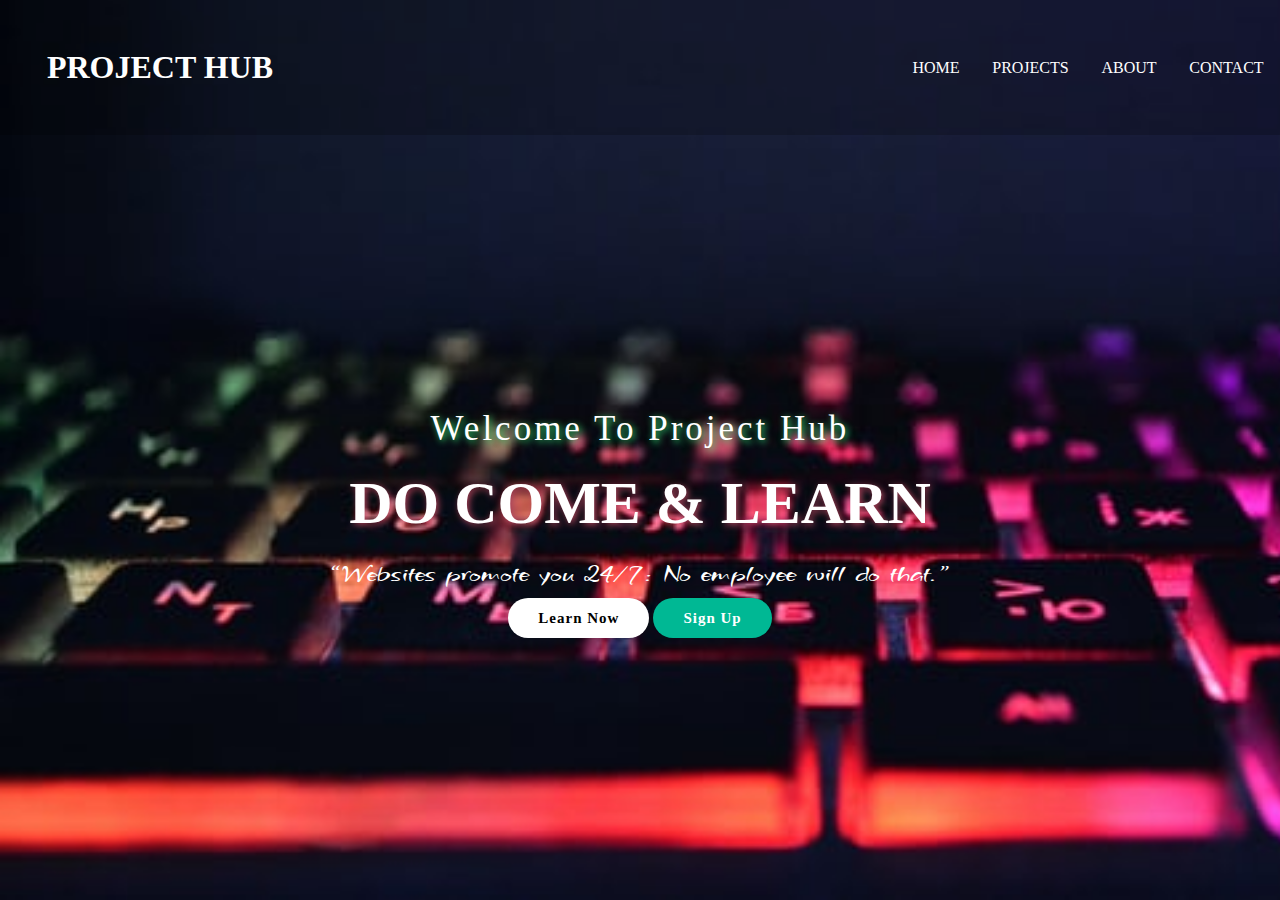
<file: index.html>
<!DOCTYPE html>
<html lang="en">

<head>
    <meta charset="UTF-8">
    <meta http-equiv="X-UA-Compatible" content="IE=edge">
    <meta name="viewport" content="width=device-width, initial-scale=1.0">
    <title>Project Hub</title>
    <link rel="stylesheet" href="./style.css">
    <link rel="stylesheet" href="https://cdnjs.cloudflare.com/ajax/libs/animate.css/3.7.2/animate.min.css">
    <link href="https://fonts.googleapis.com/css2?family=Grechen+Fuemen&display=swap" rel="stylesheet">
    <link href="https://fonts.googleapis.com/css2?family=Poppins:ital,wght@0,300;0,500;0,600;1,200&display=swap" rel="stylesheet">
    
</head>

<body>
    <div class="container">
        <header>
            <nav>
                <div class="logo">
                    <h1 class="animated infinite heartBeat">PROJECT HUB</h1>
                </div>
                <div class="menu">
                    <a href="./index.html">HOME</a>
                    <a href="./projects.html">PROJECTS</a>
                    <a href="">ABOUT</a>
                    <a href="">CONTACT</a>
                </div>
            </nav>
        </header>
        <main>
            <section>
                <h3>Welcome To Project Hub</h3>
                <h1>DO COME & LEARN <span class="change_content"> </span></h1>
                <p class="home_p">“Websites promote you 24/7: No employee will do that.”</p>
                <a href="./projects.html" class="btn1" >Learn Now</a>
                <a href="./login.html" target="_blank" class="btn2">Sign Up</a>
            </section>
        </main>
    </div>
</body>

</html>
</file>
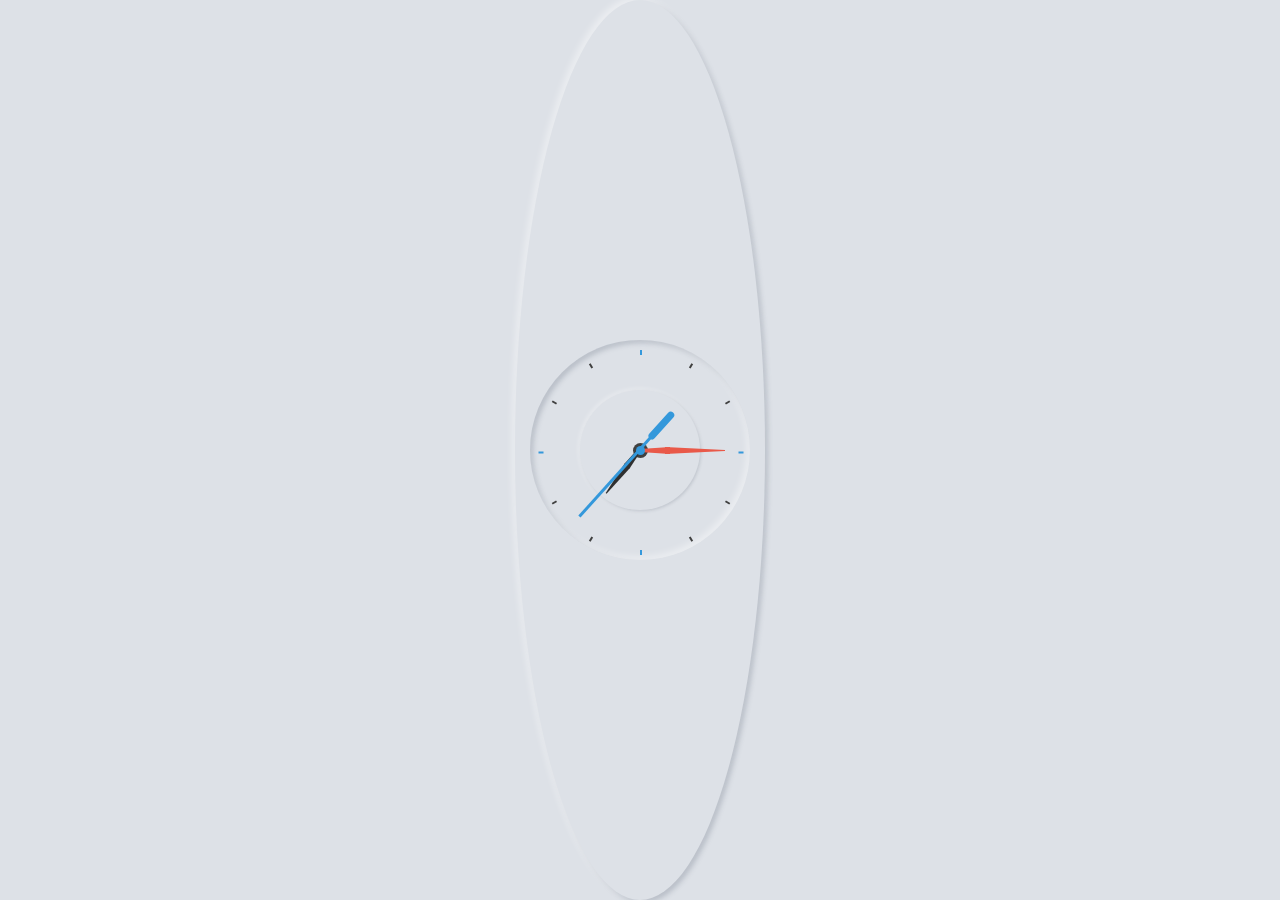
<file: clock.html>
<!DOCTYPE html>
<html lang="en">

<head>
    <meta charset="UTF-8">
    <meta http-equiv="X-UA-Compatible" content="IE=edge">
    <meta name="viewport" content="width=device-width, initial-scale=1.0">
    <title>Clock</title>
    <link rel="stylesheet" href="./style.css">
    <link rel="stylesheet" href="https://cdnjs.cloudflare.com/ajax/libs/animate.css/3.7.2/animate.min.css">
    <link href="https://fonts.googleapis.com/css2?family=Grechen+Fuemen&display=swap" rel="stylesheet">
    <link href="https://fonts.googleapis.com/css2?family=Poppins:ital,wght@0,300;0,500;0,600;1,200&display=swap"
        rel="stylesheet">

</head>

<body class="clock_body">
    <div class="clock">
        <div class="center-nut"></div>
        <div class="center-nut2"></div>
        <div class="indicators">
           <div></div>
           <div></div>
           <div></div>
           <div></div>
           <div></div>
           <div></div>
           <div></div>
           <div></div>
           <div></div>
           <div></div>
           <div></div>
           <div></div>
        </div>
        <div class="sec-hand">
           <div class="sec"></div>
        </div>
        <div class="min-hand">
           <div class="min"></div>
        </div>
        <div class="hr-hand">
           <div class="hr"></div>
        </div>
     </div>
     <script src="./clock.js"></script>
</body>

</html>
</file>
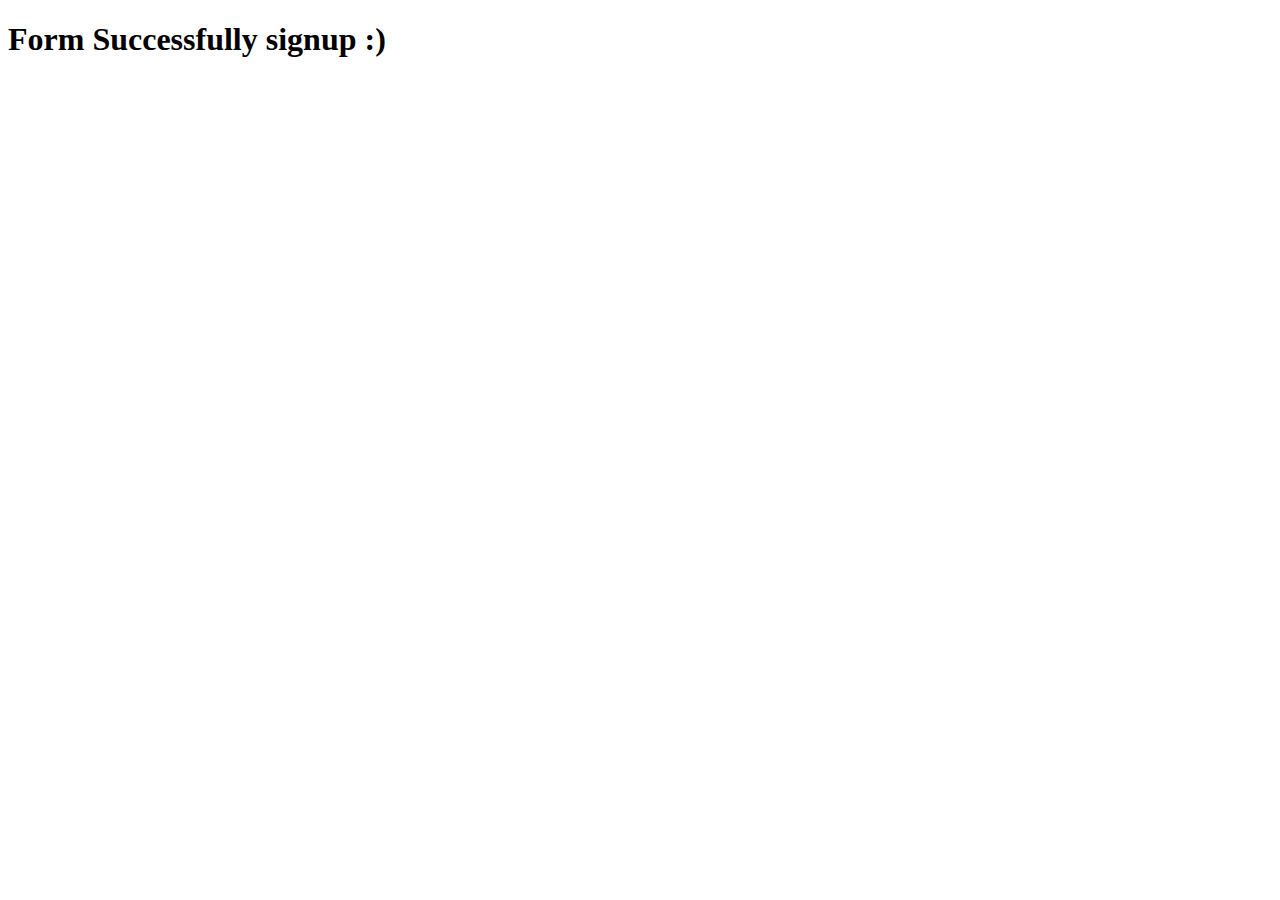
<file: home.html>
<!DOCTYPE html>
<html lang="en">
<head>
    <meta charset="UTF-8">
    <meta http-equiv="X-UA-Compatible" content="IE=edge">
    <meta name="viewport" content="width=device-width, initial-scale=1.0">
    <title>Successfully signup</title>
</head>
<body>
    <h1>Form Successfully signup :)</h1>
</body>
</html>
</file>
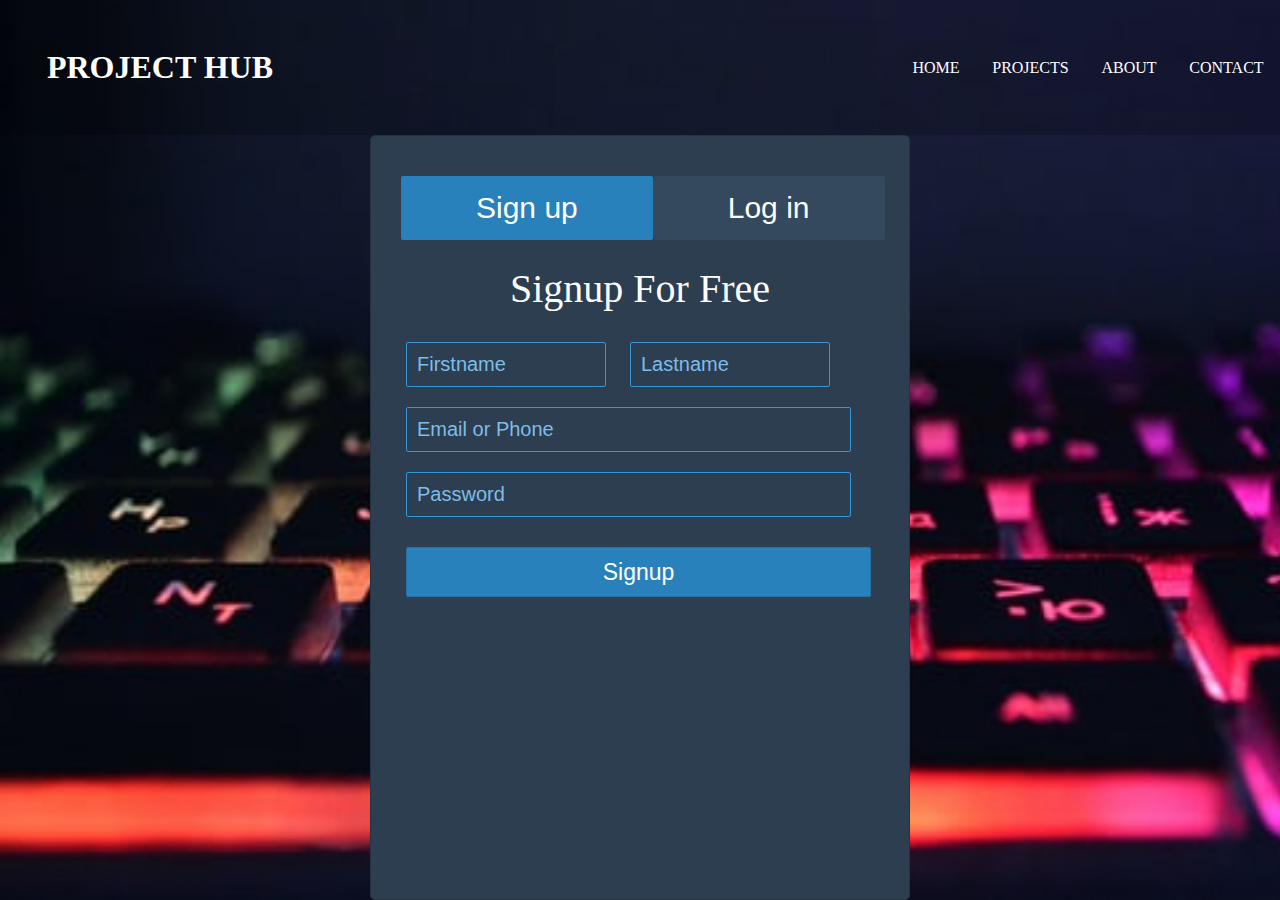
<file: login.html>
<!DOCTYPE html>
<html lang="en">
<head>
    <meta charset="UTF-8">
    <meta http-equiv="X-UA-Compatible" content="IE=edge">
    <meta name="viewport" content="width=device-width, initial-scale=1.0">
    <title>Login & Signup Form</title>
    <link rel="stylesheet" href="./style.css">
    <link rel="stylesheet" href="https://cdnjs.cloudflare.com/ajax/libs/animate.css/3.7.2/animate.min.css">
    <link href="https://fonts.googleapis.com/css2?family=Grechen+Fuemen&display=swap" rel="stylesheet">
    <link href="https://fonts.googleapis.com/css2?family=Poppins:ital,wght@0,300;0,500;0,600;1,200&display=swap" rel="stylesheet">
    
</head>
<body>
    <div class="container">
        <header>
            <nav>
                <div class="logo">
                    <h1 class="animated infinite heartBeat">PROJECT HUB</h1>
                </div>
                <div class="menu">
                    <a href="./index.html">HOME</a>
                    <a href="./projects.html">PROJECTS</a>
                    <a href="">ABOUT</a>
                    <a href="">CONTACT</a>
                </div>
            </nav>
        </header>
        <div class="center">
            <div class="btns">
                <a class="a1" href="#">Sign up</a>
                <a class="a2" href="#">Log in</a>
            </div>
            <div class="signup-form">
                <div class="header">Signup For Free</div>
                <div class="signup_error"></div>
                <form action="./home.html" name="signupForm" method="post" onsubmit="return signupValid()">
                    <input type="text" name="firstname" placeholder="Firstname" autocomplete="off">
                    <input class="lstname" name="lastname" type="text" placeholder="Lastname" autocomplete="off">
                    <input class="email" name="email" type="text" placeholder="Email or Phone" autocomplete="off">
                    <input class="email" name="password" type="password" placeholder="Password" autocomplete="off">
                    <input  type="submit" value="Signup"> 
                    <!-- class="sign-sub" -->
                </form>
            </div>
            <div class="login-form">
                <div class="header header1">Login For Free</div>
                <form >
                    <input class="email" type="text" placeholder="Email or Phone">
                    <input class="email" type="password" placeholder="Password">
                    <input  type="submit" value="Login">
                    <!-- class="log-sub" -->
                </form>
            </div>
        </div>
    </div>
    <script src="./login.js"></script>
    <script src="./valid.js"></script>
</body>
</html>
</file>
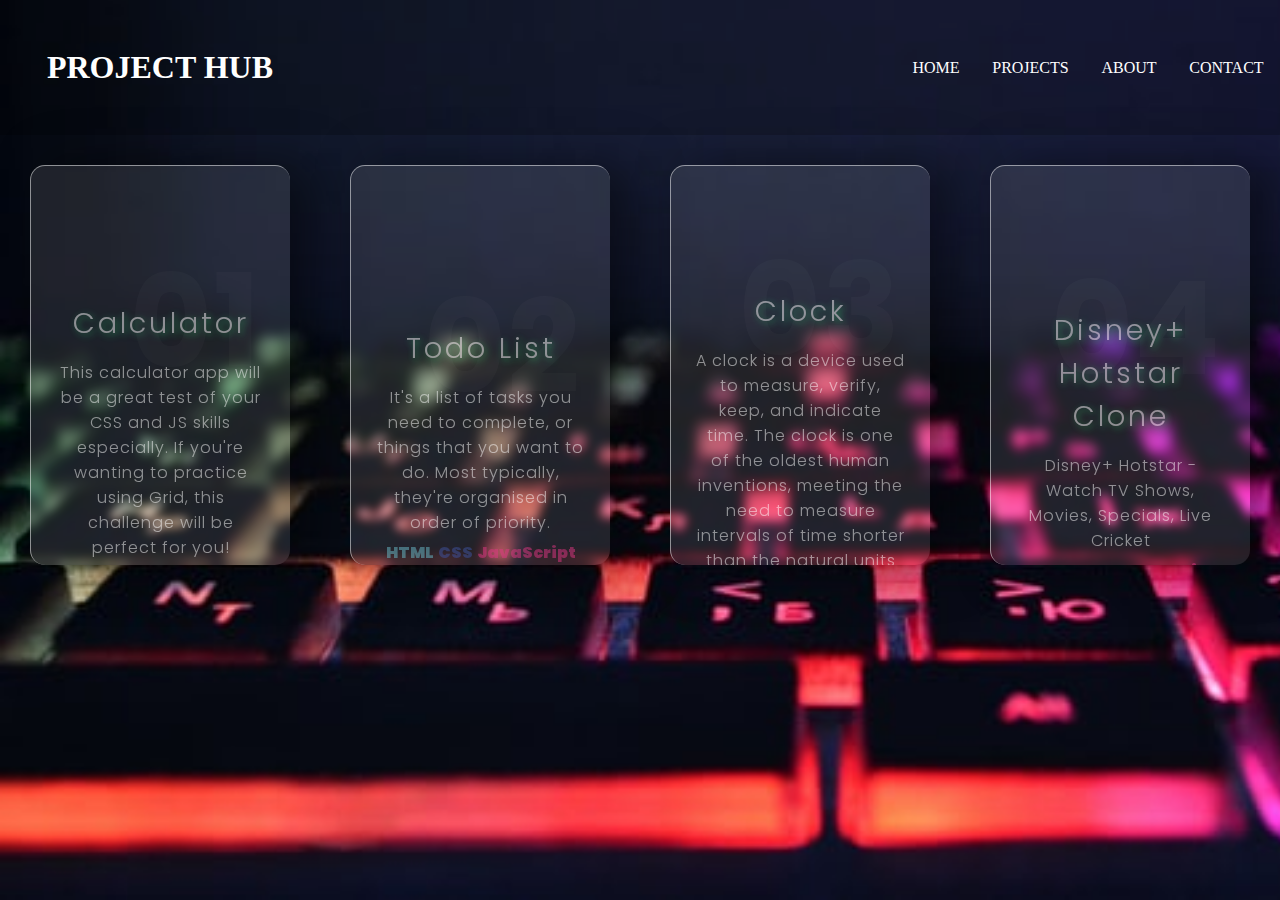
<file: projects.html>
<!DOCTYPE html>
<html lang="en">

<head>
    <meta charset="UTF-8">
    <meta http-equiv="X-UA-Compatible" content="IE=edge">
    <meta name="viewport" content="width=device-width, initial-scale=1.0">
    <title>Projects</title>
    <link rel="stylesheet" href="./style.css">
    <link rel="stylesheet" href="https://cdnjs.cloudflare.com/ajax/libs/animate.css/3.7.2/animate.min.css">
    <link href="https://fonts.googleapis.com/css2?family=Grechen+Fuemen&display=swap" rel="stylesheet">
    <link href="https://fonts.googleapis.com/css2?family=Poppins:ital,wght@0,300;0,500;0,600;1,200&display=swap" rel="stylesheet">
</head>

<body>
    <div class="container">
        <header>
            <nav>
                <div class="logo">
                    <h1 class="animated infinite heartBeat">PROJECT HUB</h1>
                </div>
                <div class="menu">
                    <a href="./index.html">HOME</a>
                    <a href="./projects.html">PROJECTS</a>
                    <a href="">ABOUT</a>
                    <a href="">CONTACT</a>
                </div>
            </nav>
        </header>
        <section class="project_section">
            <div class="card">
                <div class="content">
                    <h2>01</h2>
                    <h3>Calculator</h3>
                    <p>This calculator app will be a great test of your CSS and JS skills especially. If you're wanting to practice using Grid, this challenge will be perfect for you!</p>
                    <span class="a1">HTML</span>
                    <span class="a2">CSS</span>
                    <span class="a3">JavaScript</span>
                    <a href="./calculator.html" target="_blank">Explore Now</a>
                </div>
            </div>
            <div class="card">
                <div class="content">
                    <h2>02</h2>
                    <h3>Todo List</h3>
                    <p>It's a list of tasks you need to complete, or things that you want to do. Most typically, they're organised in order of priority.</p>
                    <span class="a1">HTML</span>
                    <span class="a2">CSS</span>
                    <span class="a3">JavaScript</span>
                    <a href="./todo.html" target="_blank">Explore Now</a>
                </div>
            </div>
            <div class="card">
                <div class="content">
                    <h2>03</h2>
                    <h3>Clock</h3>
                    <p>A clock is a device used to measure, verify, keep, and indicate time. The clock is one of the oldest human inventions, meeting the need to measure intervals of time shorter than the natural units</p>
                    <span class="a1">HTML</span>
                    <span class="a2">CSS</span>
                    <span class="a3">JavaScript</span>
                    <a href="./clock.html" target="_blank">Explore Now</a>
                </div>
            </div>
            <div class="card">
                <div class="content">
                    <h2>04</h2>
                    <h3>Disney+ Hotstar Clone</h3>
                    <p>Disney+ Hotstar - Watch TV Shows, Movies, Specials, Live Cricket</p>
                    <span class="a1">HTML</span>
                    <span class="a2">CSS</span>
                    <span class="a3">JavaScript</span>
                    <a href="./hotstar.html" target="_blank">Explore Now</a>
                </div>
            </div>
        </section>
    </div>
    <script type="text/javascript" src="vanilla-tilt.js"></script>
    <script src="./projects.js"></script>
</body>

</html>
</file>
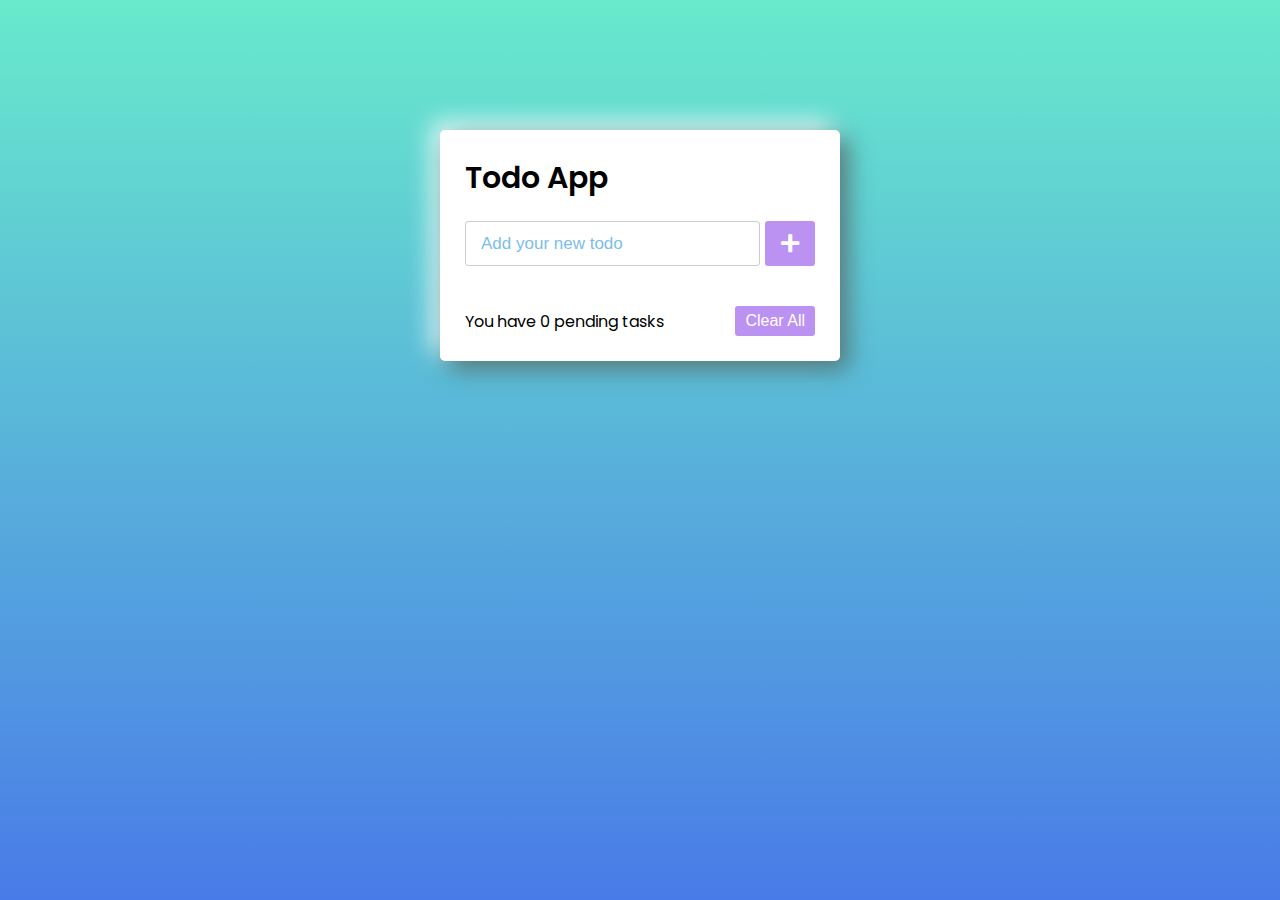
<file: todo.html>
<!DOCTYPE html>
<html lang="en">
<head>
    <meta charset="UTF-8">
    <meta http-equiv="X-UA-Compatible" content="IE=edge">
    <meta name="viewport" content="width=device-width, initial-scale=1.0">
    <title>Todo App</title>
    <link rel="stylesheet" href="./style.css">
    <link rel="stylesheet" href="https://cdnjs.cloudflare.com/ajax/libs/animate.css/3.7.2/animate.min.css">
    <link href="https://fonts.googleapis.com/css2?family=Grechen+Fuemen&display=swap" rel="stylesheet">
    <link href="https://fonts.googleapis.com/css2?family=Poppins:ital,wght@0,300;0,500;0,600;1,200&display=swap" rel="stylesheet">
    <link rel="stylesheet" href="https://cdnjs.cloudflare.com/ajax/libs/font-awesome/5.15.3/css/all.min.css"/>
</head>
<body class="todo_body">
    <div class="wrapper">
        <header>Todo App</header>
        <div class="inputField">
          <input type="text" placeholder="Add your new todo">
          <button><i class="fas fa-plus"></i></button>
        </div>
        <ul class="todoList">
          <!-- data are comes from local storage -->
        </ul>
        <div class="footer">
          <span>You have <span class="pendingTasks"></span> pending tasks</span>
          <button>Clear All</button>
        </div>
      </div>
      <script src="./todo.js"></script>
</body>
</html>
</file>
<file: style.css>
*{
    margin: 0;
    padding: 0;
    box-sizing: border-box;
}
.container{
    width: 100%;
    height: 100vh;
    background-image:  url('./images/img1.jpg');
    background-repeat: no-repeat;
    background-size: cover;
    color: white;
    
}
nav{
    width: 100%;
    height: 15vh;
    display: flex;
    justify-content: space-between;
    align-items: center; 
    background: rgba(0, 0, 0, 0.2);
}
nav .logo{
    width: 25%;
    text-align: center;
}
nav .menu{
    width: 30%;
    display: flex;
    justify-content: space-around;
    
}
nav .menu a{
    text-decoration: none;
    color: white;
}
main{
    width: 100%;
    height: 85vh;
    display: flex;
    justify-content: center;
    align-items: center;
    text-align: center;
}
section h3{
    font-size: 35px;
    font-weight: 300;
    letter-spacing: 3px;
    text-shadow: 2px 2px 7px rgb(51, 231, 120) ;
    /* background-color: blanchedalmond; */
}
section h1{
font-size: 60px;
font-weight: 700;
text-shadow: 2px 2px 7px rgb(173, 67, 90) ;
margin: 20px 0 20px 0;
}
section .home_p{
    font-size: 25px;
    font-weight: 400;
    word-spacing: 2px;
    margin-bottom: 20px;
    font-family: 'Grechen Fuemen', cursive;
}
section a{
    padding: 12px 30px;
    border-radius: 25px;
    outline: none;
    text-decoration: none;
    font-size: 15px;
    font-weight: 700;
    letter-spacing: 1px;
    transition: all 0.5s ease;
}
section .btn1{
    background-color: #fff;
    color: #000;
} 
section .btn2{
    background-color: #00b894;
    color: #fff;
}
section .btn1:hover{
    background-color: #00b894;
    color: #fff;
}
section .btn2:hover{
    background-color: #fff;
    color: #000;
}
.change_content::after{
    content: '';
    animation: changetext 3s infinite linear; 
    color:#00b894 ;
}
@keyframes changetext {
    0%{content: "HTML";}
    50%{content: "CSS";}
    100%{content: "JavaScript";}
}

/* --------     Login & Signup      ------- */
.center{
	margin: 0px auto;
	width: 540px;
    height: 85vh;
	border: 1px solid #243342;
	border-radius: 5px;
	position: relative;
	background: #2c3e50;
}
.center .btns{
	display: flex;
	padding: 40px 0px 20px 30px;
}
.btns a{
	text-decoration: none;
	padding: 15px 75px;
	font-size: 30px;
	color: white;
	font-family: arial;
	background: #2981bc;
	border-radius: 2px;
}
a.a2{
	background: #34495e;
}
.center .header{
	text-align: center;
	font-size: 40px;
	color: white;
	padding: 5px 0 30px 0;
}
form input{
	height: 45px;
	width: 200px;
	font-size: 20px;
	background: none;
	border: 1px solid #3498db;
	border-radius: 2px;
	padding: 0 10px;
	margin-left: 35px;
	outline: none;
	color: white;
}
::placeholder{
	color: #7dbde8;
}
form input.lstname{
	margin-left: 20px;
}
form input.email{
	width: 445px;
	margin-top: 20px;
}
form input[type="submit"]{
	margin: 30px 0 40px 35px;
	width: 465px;
	height: 50px;
	font-size: 23px;
	cursor: pointer;
	color: white;
	background: #2981bc;
	border: 1px solid #2573a7;
}
form input[type="submit"]:hover{
	background: #2990d1;
	transition: .5s;
}
.center .header1{
	padding-bottom: 10px;	
}
.center .login-form{
	display: none;
}
.center .signup_error{
	user-select: none;
	font-size: 20px;
	text-align: center;
	padding: 8px 0;
	margin: -20px 35px 20px 35px;
	color: #ff9999;
	background: rgba(255,0,0,.3);
	border-radius: 3px;
	border: 1px solid #b30000;
	display: none;
}

/*--------            Projects       --------*/
.project_section{
    font-family: 'Poppins', sans-serif;
    display: flex;
    justify-content: center;
    align-items: center;
    text-align: center;
}
.project_section .card{
    position: relative;
    width: 280px;
    height: 400px;
    margin: 30px;
    box-shadow: 20px 2px 50px rgba(0, 0, 0, 0.5);
    border-radius: 15px;
    background: rgba(255, 255, 255, 0.1);
    overflow: hidden;
    display: flex;
    justify-content: center;
    align-items: center;
    text-align: center;
    border-top: 1px solid rgba(255, 255, 255, 0.5);
    border-left: 1px solid rgba(255, 255, 255, 0.5);
    backdrop-filter: blur(5px);
}
.project_section .card .content{
    padding: 20px;
    text-align: center;
    transition: 0.5s;
    transform: translateY(100px);
    opacity: 0.5;
}
.project_section .card:hover .content{
    transform: translateY(0px);
    opacity: 1;
}
.project_section .card .content h2{
    position: absolute;
    top: -40px;
    right: 30px;
    font-size: 8em;
    color: rgba(255, 255, 255, 0.05);
    pointer-events: none;
}
.project_section .card .content h3{
    font-size: 1.8em;
    margin: 15px auto;
}
.project_section .card .content p{
    font-size: 1em;
    color: #fff;
    font-weight: 300;
    margin: 5px;
    letter-spacing: 1px;
}
.project_section .card .content .a1{
    color: rgb(106, 190, 205);
    font-weight: 900;
}
.project_section .card .content .a2{
    color: rgb(62, 84, 163);
    font-weight: 900;
}
.project_section .card .content .a3{
    color: rgb(225, 55, 132);
    font-weight: 900;
}
.project_section .card .content a{
    position: relative;
    display: inline-block;
    padding: 8px 20px;
    margin-top: 15px;
    background-color: #fff;
    color: #000;
    border-radius: 20px;
    text-decoration: none;
    font-weight: 500;
}


/* --------           Calculator          --------- */

html[data-theme="light"]{
    --bg:#f5f6f7;
    --color-text:#9c9c9c;
    --color-orange:#ff6a00;
    --color-shadow:-4px -2px 4px 0px #ffffff,
                    4px  2px 6px 0px  #DFE4EA;
    --color-inset-shadow: inset -2px -2px 6px rgba(255,255,255,.8),
                          inset  2px  2px 6px rgba(0,0,0,.1);
    --color-equal-shadow: -2px -2px 6px rgba(3,169,244,.01),
                            2px 2px 6px rgba(0,0,0,.3);
    --color-equal-inset-shadow: inset -2px -2px 6px rgba(255,106,0,.5),
                                inset 2px 2px 6px rgba(0,0,0,.3);                
}
html[data-theme="dark"]{
    --bg:#131419;
    --color-text:#ffffff;
    --color-orange:#ff6a00;
    --color-shadow:-3x -3px 10px  rgba(255, 255, 255, 0.05),
                    3px  3px 15px rgba(0,0,0,.5);
    --color-inset-shadow: inset -2px -2px 6px rgba(255,255,255,.01),
                          inset  2px  2px 6px rgba(0,0,0,.8);
    --color-equal-shadow: -2px -2px 6px rgba(3,169,244,.01),
                            2px 2px 6px rgba(0,0,0,.8);
    --color-equal-inset-shadow: inset -2px -2px 6px rgba(255,106,0,.2),
                                inset 2px 2px 6px rgba(0,0,0,.5);                
}

.cal_body{
    background: var(--bg);
    font-family: 'Poppins', sans-serif;  
}
button{
    outline: none;
}
.main{
    width: 300px;
    height: 560px;
    position: absolute;
    top: 50%;
    left: 50%;
    transform: translate(-50%,-50%);
    border-radius: 10px;
    background: var(--bg);
    box-shadow: var(--color-shadow);
    overflow: hidden;
}
.heading{
    height: 60px;
    display: flex;
    justify-content: space-between;
    align-items: center;
    position: relative;
    padding: 0 28px;
}
.heading span{
    color: var(--color-text);
    font-size: 18px;
}
.heading span:nth-child(1),
.heading span:nth-child(3){
cursor: pointer;
font-size: 15px;
}
.heading span:nth-child(2){
    margin-top: 5px;
}
.heading span:nth-child(2)::after{
    width: 115px;
    content: '';
    position: absolute;
    bottom: -5%;
    border-bottom: 3px solid var(--color-orange);
    z-index: 1;
    left: 30%;
    border-radius: 10px;
}
.result{
    height: 30%;
    position: relative;
    background: var(--bg);
    border-top: 3px solid rgba(0, 0, 0, .05);
    border-bottom: 3px solid rgba(0, 0, 0, .05);
}
.upper-value{
    position: absolute;
    text-align: right;
    bottom: 30%;
    right: 5%;
    font-size: 32px;
    color: var(--color-text);
}
.lower-value{
    position: absolute;
    text-align: right;
    bottom: 2%;
    right: 5%;
    font-size: 32px;
    color: var(--color-text);
}
#keyboard{
    padding: 30px 20px;
}
.operator,
.number{
    width: 45px;
    height: 45px;
    border-radius: 50%;
    border: none;
    background-color: var(--bg);
    font-weight: 900;
    font-size: 18px;
    cursor: pointer;
    box-shadow: var(--color-shadow);
}
.group{
    width: 185px;
    float: left;
}
.top_section{
    height: auto;
    position: relative;
    display: flex;
    justify-content: space-around;
    padding: 4px 6px;
    border-radius: 30px;
    margin-left: 10px;
    background: var(--bg);
    box-shadow: var(--color-shadow);
}
.top_section button{
    margin-top: 2px;
}
.middle_section{
    height: auto;
    position: relative;
    display: flex;
    justify-content: space-between;
    flex-direction: column;
    align-items: center;
    border-radius: 30px;
    margin-top: 2px;
    margin-left: 10.4px;
}
.middle_section button{
    margin: 3px 5px;
    color: var(--color-text);
    font-weight: 600;
}
.side_section{
    float: left;
    height: 254px;
    position: relative;
    display: flex;
    flex-direction: column;
    padding: 5px 4px;
    border-radius: 30px;
    justify-content: space-between;
    margin-left: 10px;
    background: var(--bg);
    box-shadow: var(--color-shadow);
}
.side_section button{
    margin-left: 2px;
}
.equal{
    background-color: var(--color-orange);
    color: #fff !important;
    box-shadow: var(--color-equal-shadow);
}
.operator{
    color: var(--color-orange);
}
.operator:active,
.number:active,
.operator:hover,
.number:hover{
    box-shadow: var(--color-inset-shadow);
}
.equal:active,
.equal:hover{
    background: var(--color-orange);
    box-shadow: var(--color-equal-inset-shadow);
}
.fas{
    cursor: pointer;
}
label input[type="checkbox"]{
    -webkit-appearance: none;
}
label input[type="checkbox"]:checked ~.fas{
    color: var(--color-orange);
}


/*---------           Todo app         -----------*/
.todo_body{
    width: 100%;
    height: 100vh;
    /* overflow: hidden; */
    padding: 10px;
    background: linear-gradient(to bottom, #68EACC 0%, #497BE8 100%);
    font-family: 'Poppins', sans-serif;
}
::selection{
    color: #ffff;
    background: rgb(142, 73, 232);
  }
  .wrapper{
    background: #fff;
    max-width: 400px;
    width: 100%;
    margin: 120px auto;
    padding: 25px;
    border-radius: 5px;
    box-shadow:  8px 8px 23px #4c7477,
    -8px -8px 23px #ecffff;
  }
  .wrapper header{
    font-size: 30px;
    font-weight: 600;
  }
  .wrapper .inputField{
    margin: 20px 0;
    width: 100%;
    display: flex;
    height: 45px;
  }
  .inputField input{
    width: 85%;
    height: 100%;
    outline: none;
    border-radius: 3px;
    border: 1px solid #ccc;
    font-size: 17px;
    padding-left: 15px;
    transition: all 0.3s ease;
  }
  .inputField input:focus{
    border-color: #8E49E8;
  }
  .inputField button{
    width: 50px;
    height: 100%;
    border: none;
    color: #fff;
    margin-left: 5px;
    font-size: 21px;
    outline: none;
    background: #8E49E8;
    cursor: pointer;
    border-radius: 3px;
    opacity: 0.6;
    pointer-events: none;
    transition: all 0.3s ease;
  }
  .inputField button:hover,
  .footer button:hover{
    background: #721ce3;
  }
  .inputField button.active{
    opacity: 1;
    pointer-events: auto;
  }
  .wrapper .todoList{
    max-height: 250px;
    overflow-y: auto;
  }
  .todoList li{
    position: relative;
    list-style: none;
    margin-bottom: 8px;
    background: #f2f2f2;
    border-radius: 3px;
    padding: 10px 15px;
    cursor: default;
    overflow: hidden;
    word-wrap: break-word;
  }
  .todoList li .icon{
    position: absolute;
    right: -45px;
    top: 50%;
    transform: translateY(-50%);
    background: #e74c3c;
    width: 45px;
    text-align: center;
    color: #fff;
    padding: 10px 15px;
    border-radius: 0 3px 3px 0;
    cursor: pointer;
    transition: all 0.2s ease;
  }
  .todoList li:hover .icon{
    right: 0px;
  }
  .wrapper .footer{
    display: flex;
    width: 100%;
    margin-top: 20px;
    align-items: center;
    justify-content: space-between;
  }
  .footer button{
    padding: 6px 10px;
    border-radius: 3px;
    border: none;
    outline: none;
    color: #fff;
    font-weight: 400;
    font-size: 16px;
    margin-left: 5px;
    background: #8E49E8;
    cursor: pointer;
    user-select: none;
    opacity: 0.6;
    pointer-events: none;
    transition: all 0.3s ease;
  }
  .footer button.active{
    opacity: 1;
    pointer-events: auto;
  }

  /*---------     Clock      --------- */
  .clock_body{
    display: grid;
    place-items: center;
    background: #dde1e7;
    text-align: center;
  }
  .clock{
    position: relative;
    
    display: flex;
    align-items: center;
    justify-content: center;
    background: #dde1e7;
    width: 250px;
    height: 100vh;
    border-radius: 50%;
    box-shadow: -3px -3px 7px #ffffff73,
                3px 3px 5px rgba(94,104,121,0.288);
  }
  .clock:before{
    position: absolute;
    content: '';
    height: 220px;
    width: 220px;
    background: #dde1e7;
    border-radius: 50%;
    box-shadow: inset -3px -3px 7px #ffffff73,
                inset 3px 3px 5px rgba(94,104,121,0.288);
  }
  .clock:after{
    position: absolute;
    content: '';
    height: 120px;
    width: 120px;
    background: #dde1e7;
    border-radius: 50%;
    box-shadow: -1px -1px 5px #ffffff73,
                1px 1px 3px rgba(94,104,121,0.288);
  }
  .clock .center-nut{
    height: 15px;
    width: 15px;
    background: #404040;
    border-radius: 50%;
    z-index: 2;
    position: absolute;
  }
  .clock .center-nut2{
    height: 9px;
    width: 9px;
    background: #3498db;
    border-radius: 50%;
    z-index: 15;
    position: absolute;
  }
  .indicators div{
    position: absolute;
    width: 2px;
    height: 5px;
    background: #404040;
  }
  .indicators div:nth-child(1){
    transform: rotate(30deg) translateY(-100px);
  }
  .indicators div:nth-child(2){
    transform: rotate(60deg) translateY(-100px);
  }
  .indicators div:nth-child(3){
    background: #3498db;
    transform: rotate(90deg) translateY(-100px);
  }
  .indicators div:nth-child(4){
    transform: rotate(120deg) translateY(-100px);
  }
  .indicators div:nth-child(5){
    transform: rotate(150deg) translateY(-100px);
  }
  .indicators div:nth-child(6){
    background: #3498db;
    transform: rotate(180deg) translateY(-100px);
  }
  .indicators div:nth-child(7){
    transform: rotate(210deg) translateY(-100px);
  }
  .indicators div:nth-child(8){
    transform: rotate(240deg) translateY(-100px);
  }
  .indicators div:nth-child(9){
    background: #3498db;
    transform: rotate(270deg) translateY(-100px);
  }
  .indicators div:nth-child(10){
    transform: rotate(300deg) translateY(-100px);
  }
  .indicators div:nth-child(11){
    transform: rotate(330deg) translateY(-100px);
  }
  .indicators div:nth-child(12){
    background: #3498db;
    transform: rotate(360deg) translateY(-100px);
  }
  .sec-hand,.min-hand,.hr-hand{
    position: absolute;
  }
  .sec-hand, .sec{
    height: 180px;
    width: 180px;
    z-index: 6;
  }
  .min-hand, .min{
    height: 140px;
    width: 140px;
    z-index: 5;
  }
  .hr-hand, .hr{
    height: 110px;
    width: 110px;
    z-index: 4;
  }
  .sec,.min,.hr{
    display: flex;
    justify-content: center;
    position: absolute;
  }
  .sec:before{
    position: absolute;
    content: '';
    height: 110px;
    width: 3px;
    background: #3498db;
  }
  .sec:after{
    position: absolute;
    content: '';
    height: 35px;
    width: 7px;
    background: #3498db;
    top: 105px;
    border-radius: 5px;
  }
  .min:before{
    position: absolute;
    content: '';
    width: 1px;
    top: -15px;
    border-left: 3px solid transparent;
    border-right: 3px solid transparent;
    border-bottom: 60px solid #e95949;
  }
  .min:after{
    position: absolute;
    content: '';
    width: 3px;
    top: 40px;
    border-left: 2px solid transparent;
    border-right: 2px solid transparent;
    border-top: 30px solid #e95949;
  }
  .hr:before{
    position: absolute;
    content: '';
    width: 1px;
    border-left: 3px solid transparent;
    border-right: 3px solid transparent;
    border-bottom: 35px solid #303030;
  }
  .hr:after{
    position: absolute;
    content: '';
    width: 3px;
    top: 34px;
    border-left: 2px solid transparent;
    border-right: 2px solid transparent;
    border-top: 25px solid #303030;
  }
</file>
